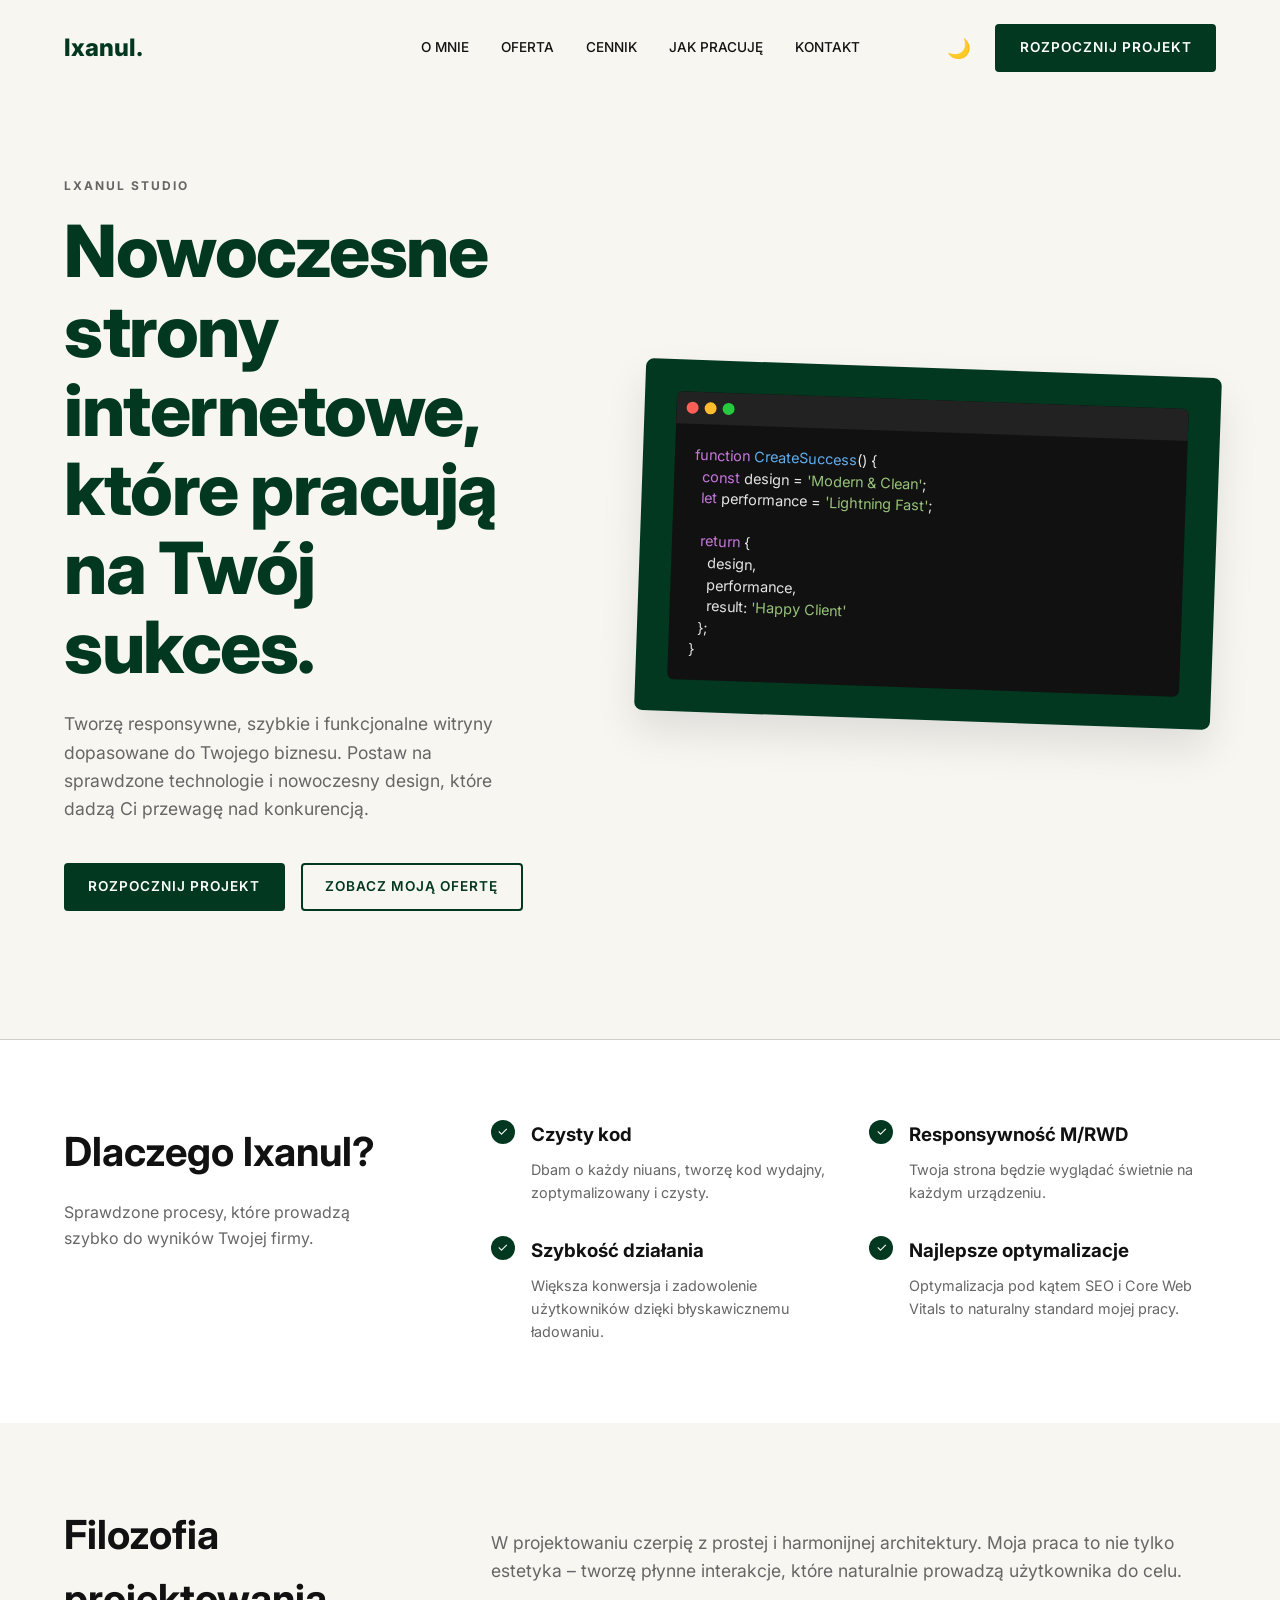
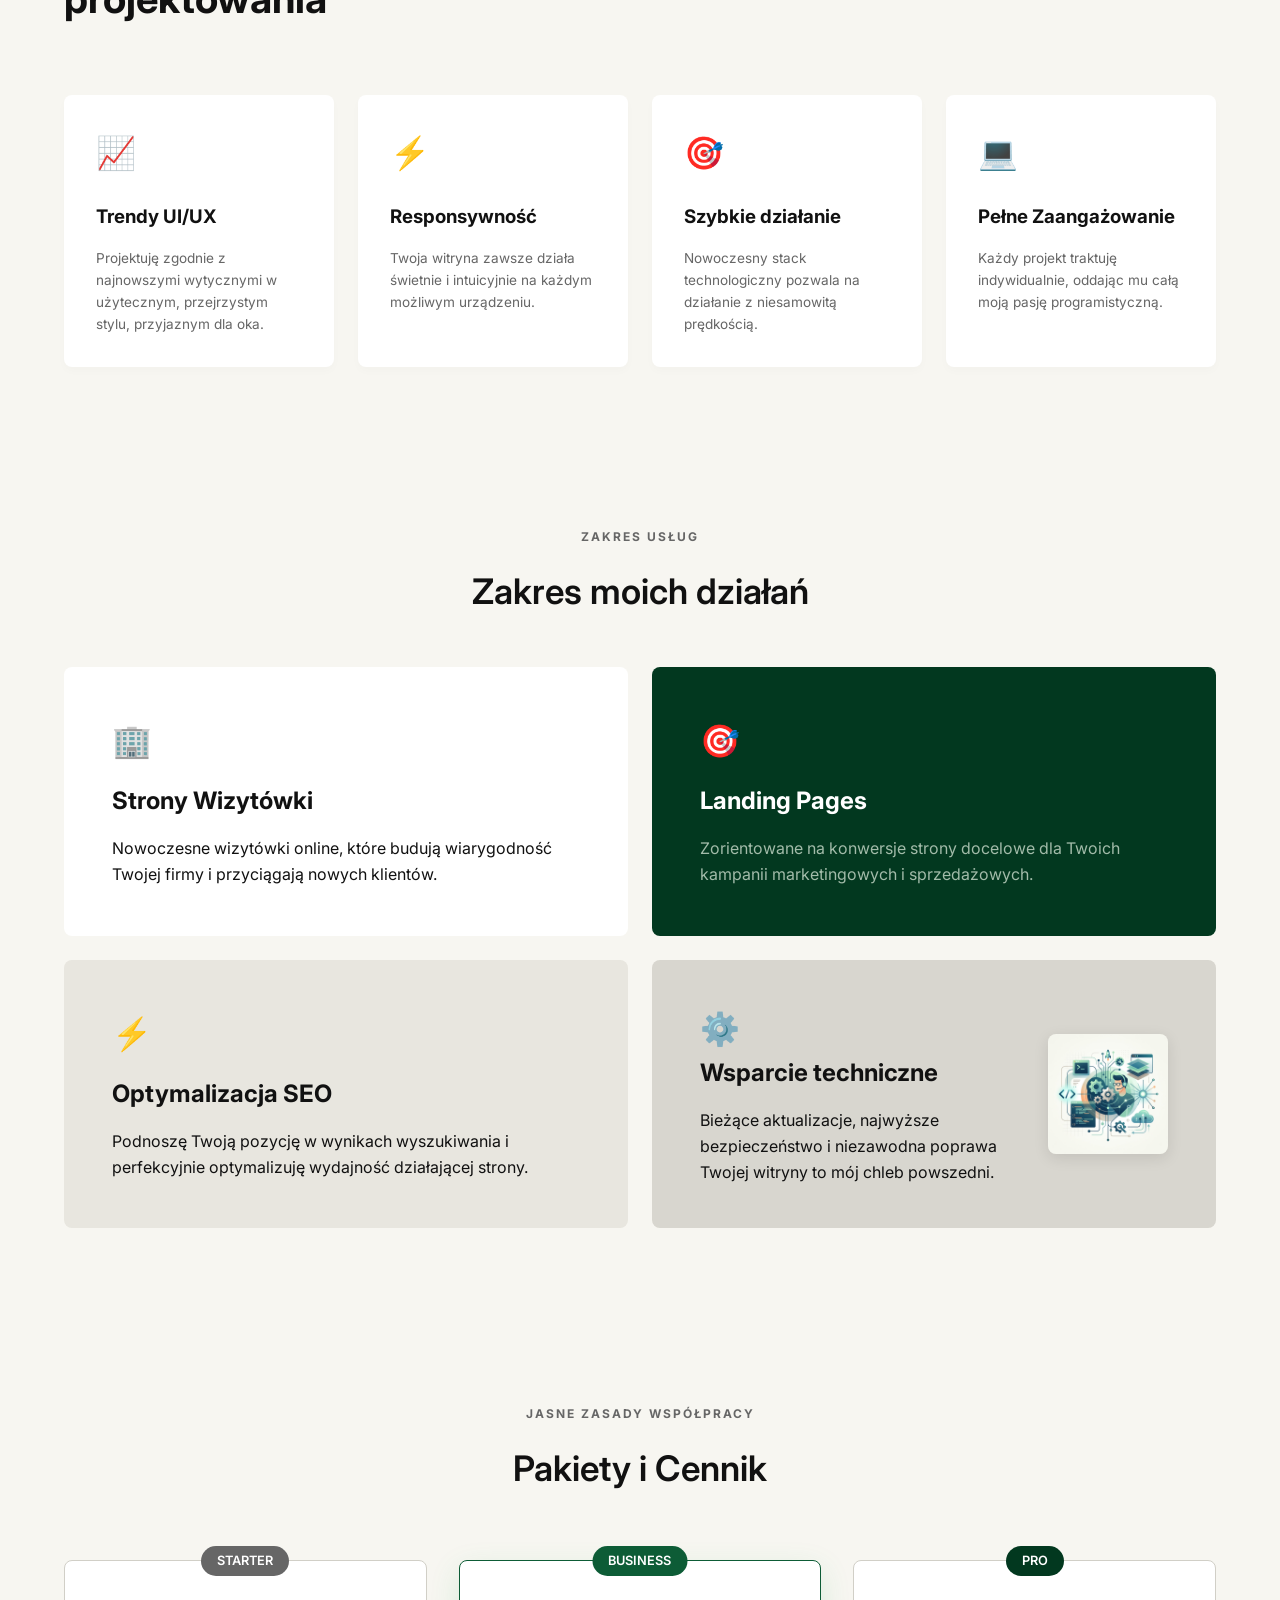
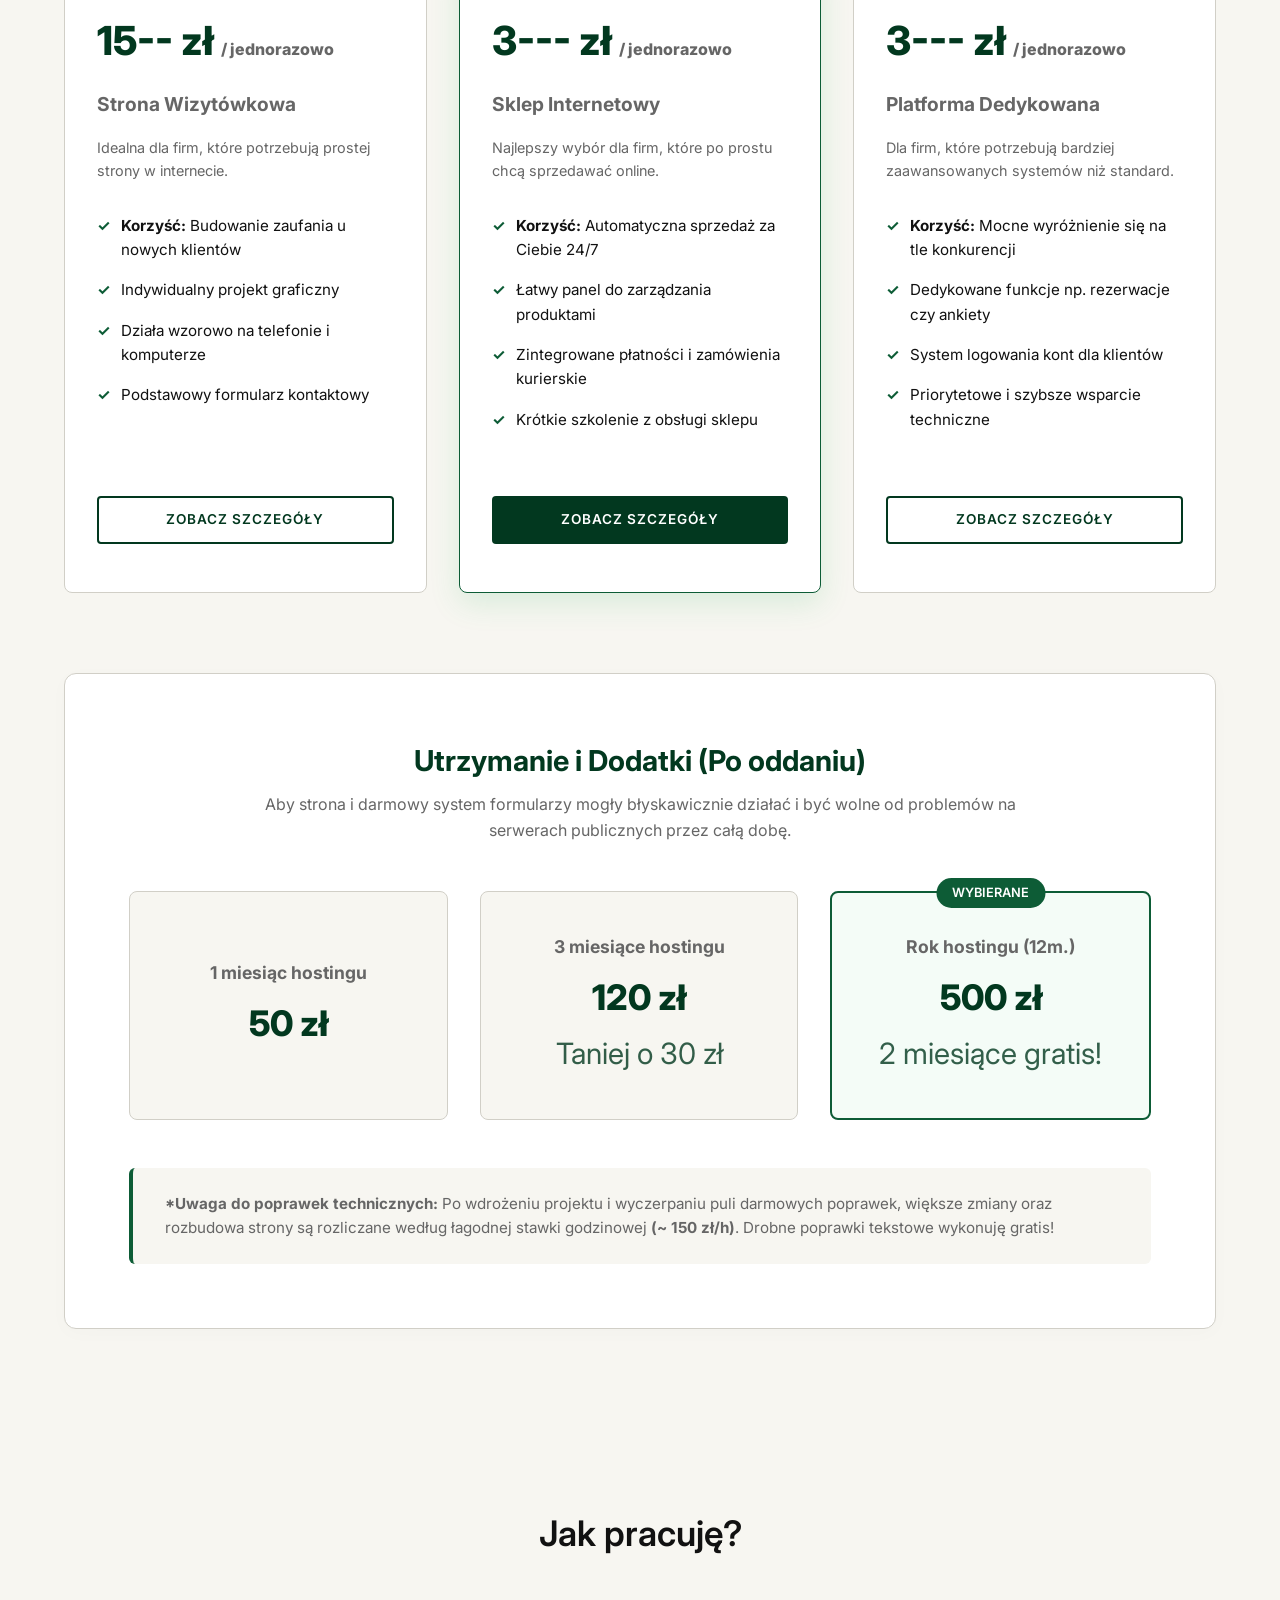
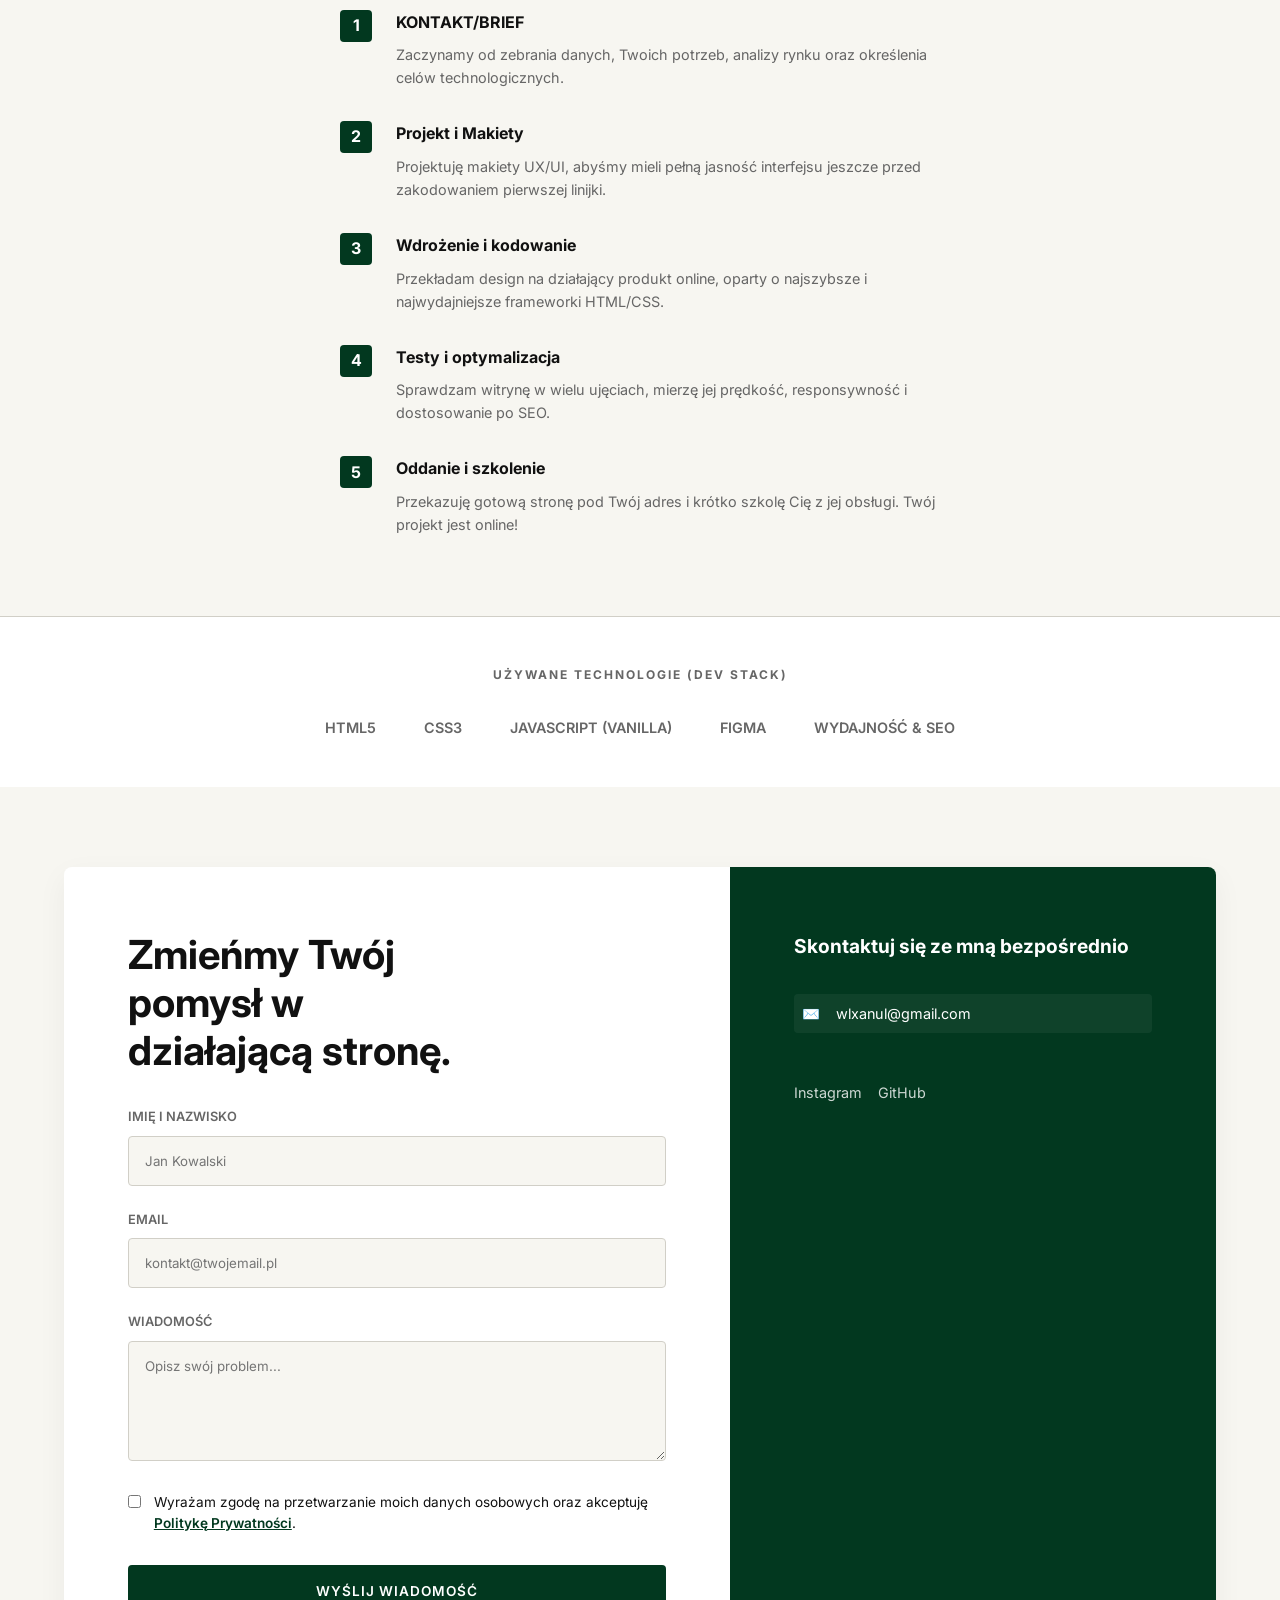
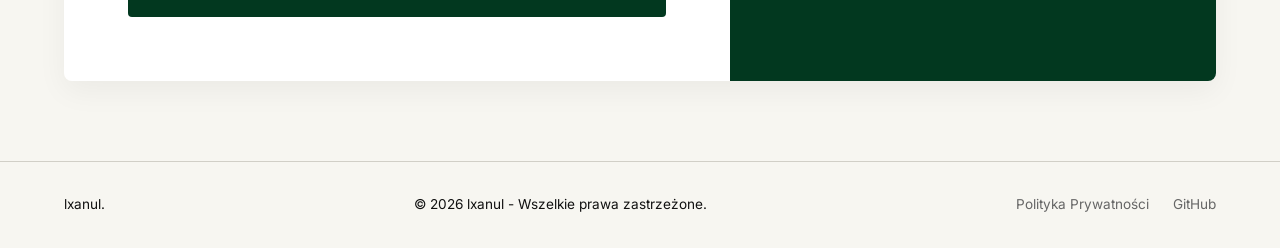
<file: index.html>
<!DOCTYPE html>
<html lang="pl">

<head>
    <meta charset="UTF-8">
    <meta name="viewport" content="width=device-width, initial-scale=1.0">

    <!-- Podstawowe Meta Tagi SEO -->
    <title>lxanul | Nowoczesne i szybkie strony internetowe</title>
    <meta name="description"
        content="Projektowanie i tworzenie nowoczesnych, wydajnych i responsywnych stron internetowych. Od landing pages po zaawansowane witryny dla firm. Zbuduj ze mną swoją przewagę w sieci.">
    <meta name="keywords"
        content="tworzenie stron, strony internetowe, frontend developer, web design, optymalizacja SEO, szybkie strony, responsywne strony">
    <meta name="author" content="lxanul">
    <meta name="robots" content="index, follow">
    <link rel="canonical" href="https://lxanul.com/">

    <!-- Open Graph (Facebook, LinkedIn) -->
    <meta property="og:title" content="lxanul | Nowoczesne i szybkie strony internetowe">
    <meta property="og:description"
        content="Projektowanie nowoczesnych, wydajnych i w 100% responsywnych stron internetowych dla Twojego biznesu.">
    <meta property="og:type" content="website">
    <meta property="og:url" content="https://lxanul.com/">

    <!-- Twitter Card -->
    <meta name="twitter:card" content="summary_large_image">
    <meta name="twitter:title" content="lxanul | Nowoczesne i szybkie strony internetowe">
    <meta name="twitter:description"
        content="Tworzę nowoczesne witryny internetowe. Szybkość i optymalizacja, którym możesz zaufać.">

    <link href="https://fonts.googleapis.com/css2?family=Inter:wght@400;500;600;700;800&display=swap" rel="stylesheet">
    <link rel="icon" type="image/svg+xml" href="favicon.svg?v=6">
    <link rel="icon" type="image/png" href="favicon.png?v=6">
    <link rel="apple-touch-icon" href="favicon.png?v=6">
    <link rel="stylesheet" href="styles.css">
</head>

<body>

    <!-- Navbar -->
    <header class="navbar">
        <div class="logo">lxanul.</div>
        <nav class="nav-links">
            <a href="#dlaczego">O mnie</a>
            <a href="#zakres">Oferta</a>
            <a href="#cennik">Cennik</a>
            <a href="#proces">Jak pracuję</a>
            <a href="#kontakt">Kontakt</a>
        </nav>
        <div class="nav-actions">
            <button id="theme-toggle" class="theme-btn" aria-label="Zmień motyw"
                title="Zmień tryb jasny/ciemny">🌙</button>
            <a href="#kontakt" class="btn btn-primary">Rozpocznij projekt</a>
        </div>
    </header>

    <main>
        <!-- Hero -->
        <section id="start" class="hero">
            <div class="hero-content">
                <span class="suptitle">LXANUL STUDIO</span>
                <h1>Nowoczesne strony internetowe, które pracują na Twój sukces.</h1>
                <p>Tworzę responsywne, szybkie i funkcjonalne witryny dopasowane do Twojego biznesu. Postaw na
                    sprawdzone
                    technologie i nowoczesny design, które dadzą Ci przewagę nad konkurencją.</p>
                <div class="hero-buttons">
                    <a href="#kontakt" class="btn btn-primary">ROZPOCZNIJ PROJEKT</a>
                    <a href="#zakres" class="btn btn-outline">ZOBACZ MOJĄ OFERTĘ</a>
                </div>
            </div>
            <div class="hero-image">
                <div class="code-editor">
                    <div class="editor-header">
                        <span class="dot red"></span>
                        <span class="dot yellow"></span>
                        <span class="dot green"></span>
                    </div>
                    <div class="editor-body">
                        <pre><code><span class="keyword">function</span> <span class="tag">CreateSuccess</span>() {
  <span class="keyword">const</span> design = <span class="string">'Modern & Clean'</span>;
  <span class="keyword">let</span> performance = <span class="string">'Lightning Fast'</span>;
  
  <span class="keyword">return</span> {
    design,
    performance,
    result: <span class="string">'Happy Client'</span>
  };
}</code></pre>
                    </div>
                </div>
            </div>
        </section>

        <!-- Dlaczego lxanul? -->
        <section id="dlaczego" class="features-section reveal">
            <div class="features-header">
                <h2>Dlaczego lxanul?</h2>
                <p>Sprawdzone procesy, które prowadzą szybko do wyników Twojej firmy.</p>
            </div>
            <div class="features-list">
                <div class="feature-item">
                    <div class="icon-check">✓</div>
                    <div>
                        <h3>Czysty kod</h3>
                        <p>Dbam o każdy niuans, tworzę kod wydajny, zoptymalizowany i czysty.</p>
                    </div>
                </div>
                <div class="feature-item">
                    <div class="icon-check">✓</div>
                    <div>
                        <h3>Responsywność M/RWD</h3>
                        <p>Twoja strona będzie wyglądać świetnie na każdym urządzeniu.</p>
                    </div>
                </div>
                <div class="feature-item">
                    <div class="icon-check">✓</div>
                    <div>
                        <h3>Szybkość działania</h3>
                        <p>Większa konwersja i zadowolenie użytkowników dzięki błyskawicznemu ładowaniu.</p>
                    </div>
                </div>
                <div class="feature-item">
                    <div class="icon-check">✓</div>
                    <div>
                        <h3>Najlepsze optymalizacje</h3>
                        <p>Optymalizacja pod kątem SEO i Core Web Vitals to naturalny standard mojej pracy.</p>
                    </div>
                </div>
            </div>
        </section>

        <!-- Filozofia -->
        <section class="philosophy-section reveal">
            <div class="philosophy-content">
                <h2>Filozofia projektowania</h2>
                <p class="phil-desc">W projektowaniu czerpię z prostej i harmonijnej architektury. Moja praca to nie
                    tylko
                    estetyka – tworzę płynne interakcje, które naturalnie prowadzą użytkownika do celu.</p>
            </div>
            <div class="philosophy-grid">
                <div class="phil-card">
                    <span class="icon">📈</span>
                    <h3>Trendy UI/UX</h3>
                    <p>Projektuję zgodnie z najnowszymi wytycznymi w użytecznym, przejrzystym stylu, przyjaznym dla oka.
                    </p>
                </div>
                <div class="phil-card">
                    <span class="icon">⚡</span>
                    <h3>Responsywność</h3>
                    <p>Twoja witryna zawsze działa świetnie i intuicyjnie na każdym możliwym urządzeniu.</p>
                </div>
                <div class="phil-card">
                    <span class="icon">🎯</span>
                    <h3>Szybkie działanie</h3>
                    <p>Nowoczesny stack technologiczny pozwala na działanie z niesamowitą prędkością.</p>
                </div>
                <div class="phil-card">
                    <span class="icon">💻</span>
                    <h3>Pełne Zaangażowanie</h3>
                    <p>Każdy projekt traktuję indywidualnie, oddając mu całą moją pasję programistyczną.</p>
                </div>
            </div>
        </section>

        <!-- Zakres Działań -->
        <section id="zakres" class="services-section reveal">
            <span class="suptitle text-center">ZAKRES USŁUG</span>
            <h2 class="text-center section-title">Zakres moich działań</h2>

            <div class="services-grid">
                <div class="service-card light">
                    <span class="icon">🏢</span>
                    <h3>Strony Wizytówki</h3>
                    <p>Nowoczesne wizytówki online, które budują wiarygodność Twojej firmy i przyciągają nowych
                        klientów.</p>
                </div>

                <div class="service-card dark">
                    <span class="icon">🎯</span>
                    <h3>Landing Pages</h3>
                    <p>Zorientowane na konwersje strony docelowe dla Twoich kampanii marketingowych i sprzedażowych.</p>
                </div>

                <div class="service-card grey">
                    <span class="icon">⚡</span>
                    <h3>Optymalizacja SEO</h3>
                    <p>Podnoszę Twoją pozycję w wynikach wyszukiwania i perfekcyjnie optymalizuję wydajność działającej
                        strony.
                    </p>
                </div>

                <div class="service-card mixed">
                    <div class="mixed-content">
                        <span class="icon">⚙️</span>
                        <h3>Wsparcie techniczne</h3>
                        <p>Bieżące aktualizacje, najwyższe bezpieczeństwo i niezawodna poprawa Twojej witryny to mój
                            chleb powszedni.</p>
                    </div>
                    <div class="mixed-image"></div>
                </div>
            </div>
        </section>

        <!-- Zaufali (Tymczasowo Ukryte przed zdobyciem prawdziwych opinii) -->
        <!--
        <section class="testimonials reveal">
            <h3 class="italic-title">"Zaufali lxanul"</h3>
            <div class="testimonial-grid">
                <div class="testimonial-card">
                    <p>"Współpraca zlxanul to czysta przyjemność. Nasza strona odzyskała nie tylko rewelacyjny design,
                        ale rośnie o wiele szybciej. Klienci są w szoku pracy."</p>
                    <div class="author">
                        <div class="avatar">MK</div>
                        <div>
                            <strong>Michał Kowalski</strong>
                            <span>CEO - e-Commerce Brand</span>
                        </div>
                    </div>
                </div>
                <div class="testimonial-card">
                    <p>"Szukałam kogoś z pasją i znalazłam. Proces powstawania platformy z rzetelnymi doradztwem
                        technicznym przerosła wszelkie oczekiwania. Polecam każdemu..."</p>
                    <div class="author">
                        <div class="avatar green-bg">AN</div>
                        <div>
                            <strong>Anna Nowak</strong>
                            <span>Włascicielka Agencji SEO</span>
                        </div>
                    </div>
                </div>
            </div>
        </section>
        -->

        <!-- Cennik -->
        <section id="cennik" class="pricing-section reveal">
            <span class="suptitle text-center">JASNE ZASADY WSPÓŁPRACY</span>
            <h2 class="text-center section-title">Pakiety i Cennik</h2>

            <div class="pricing-grid">
                <!-- Starter Plan -->
                <div class="pricing-card">
                    <div class="badge" style="background: var(--text-muted);">STARTER</div>
                    <div class="price">15-- zł <span style="font-size: 1rem;">/ jednorazowo</span></div>
                    <h3>Strona Wizytówkowa</h3>
                    <p class="desc">Idealna dla firm, które potrzebują prostej strony w internecie.</p>
                    <ul class="features">
                        <li><strong>Korzyść:</strong> Budowanie zaufania u nowych klientów</li>
                        <li>Indywidualny projekt graficzny</li>
                        <li>Działa wzorowo na telefonie i komputerze</li>
                        <li>Podstawowy formularz kontaktowy</li>
                    </ul>
                    <a href="#kontakt" class="btn btn-outline" style="width:100%; text-align:center;">Zobacz
                        Szczegóły</a>
                </div>

                <!-- Business Plan -->
                <div class="pricing-card popular">
                    <div class="badge">BUSINESS</div>
                    <div class="price">3--- zł <span style="font-size: 1rem;">/ jednorazowo</span></div>
                    <h3>Sklep Internetowy</h3>
                    <p class="desc">Najlepszy wybór dla firm, które po prostu chcą sprzedawać online.</p>
                    <ul class="features">
                        <li><strong>Korzyść:</strong> Automatyczna sprzedaż za Ciebie 24/7</li>
                        <li>Łatwy panel do zarządzania produktami</li>
                        <li>Zintegrowane płatności i zamówienia kurierskie</li>
                        <li>Krótkie szkolenie z obsługi sklepu</li>
                    </ul>
                    <a href="#kontakt" class="btn btn-primary" style="width:100%; text-align:center;">Zobacz
                        Szczegóły</a>
                </div>

                <!-- Pro Plan -->
                <div class="pricing-card">
                    <div class="badge" style="background: var(--primary-dark);">PRO</div>
                    <div class="price">3--- zł <span style="font-size: 1rem;">/ jednorazowo</span></div>
                    <h3>Platforma Dedykowana</h3>
                    <p class="desc">Dla firm, które potrzebują bardziej zaawansowanych systemów niż standard.</p>
                    <ul class="features">
                        <li><strong>Korzyść:</strong> Mocne wyróżnienie się na tle konkurencji</li>
                        <li>Dedykowane funkcje np. rezerwacje czy ankiety</li>
                        <li>System logowania kont dla klientów</li>
                        <li>Priorytetowe i szybsze wsparcie techniczne</li>
                    </ul>
                    <a href="#kontakt" class="btn btn-outline" style="width:100%; text-align:center;">Zobacz
                        Szczegóły</a>
                </div>
            </div>

            <!-- Maintenance Module -->
            <div class="hosting-module reveal">
                <h3>Utrzymanie i Dodatki (Po oddaniu)</h3>
                <p>Aby strona i darmowy system formularzy mogły błyskawicznie działać i być wolne od problemów na
                    serwerach publicznych przez całą dobę.</p>
                <div class="hosting-grid">
                    <div class="host-item">
                        <h3>1 miesiąc hostingu</h3>
                        <div class="host-price">50 zł</div>
                    </div>
                    <div class="host-item">
                        <h3>3 miesiące hostingu</h3>
                        <div class="host-price">120 zł <small
                                style="display:block; font-weight:normal; opacity:0.8; margin-top:5px;">Taniej o 30
                                zł</small></div>
                    </div>
                    <div class="host-item highlighted">
                        <div class="badge">Wybierane</div>
                        <h3>Rok hostingu (12m.)</h3>
                        <div class="host-price">500 zł <small
                                style="display:block; font-weight:normal; opacity:0.8; margin-top:5px;">2 miesiące
                                gratis!</small></div>
                    </div>
                </div>
                <div class="revision-note">
                    <strong>*Uwaga do poprawek technicznych:</strong> Po wdrożeniu projektu i wyczerpaniu puli darmowych
                    poprawek, większe zmiany oraz rozbudowa strony są rozliczane według łagodnej stawki godzinowej
                    <strong>(~ 150 zł/h)</strong>. Drobne poprawki tekstowe wykonuję gratis!
                </div>
            </div>
        </section>

        <!-- Jak pracuję -->
        <section id="proces" class="process-section reveal">
            <h2 class="text-center section-title">Jak pracuję?</h2>
            <div class="process-list">
                <div class="process-item">
                    <div class="num">1</div>
                    <div class="process-text">
                        <h3>KONTAKT/BRIEF</h3>
                        <p>Zaczynamy od zebrania danych, Twoich potrzeb, analizy rynku oraz określenia celów
                            technologicznych.</p>
                    </div>
                </div>
                <div class="process-item">
                    <div class="num">2</div>
                    <div class="process-text">
                        <h3>Projekt i Makiety</h3>
                        <p>Projektuję makiety UX/UI, abyśmy mieli pełną jasność interfejsu jeszcze przed zakodowaniem
                            pierwszej linijki.</p>
                    </div>
                </div>
                <div class="process-item">
                    <div class="num">3</div>
                    <div class="process-text">
                        <h3>Wdrożenie i kodowanie</h3>
                        <p>Przekładam design na działający produkt online, oparty o najszybsze i najwydajniejsze
                            frameworki HTML/CSS.</p>
                    </div>
                </div>
                <div class="process-item">
                    <div class="num">4</div>
                    <div class="process-text">
                        <h3>Testy i optymalizacja</h3>
                        <p>Sprawdzam witrynę w wielu ujęciach, mierzę jej prędkość, responsywność i dostosowanie po SEO.
                        </p>
                    </div>
                </div>
                <div class="process-item">
                    <div class="num">5</div>
                    <div class="process-text">
                        <h3>Oddanie i szkolenie</h3>
                        <p>Przekazuję gotową stronę pod Twój adres i krótko szkolę Cię z jej obsługi. Twój projekt jest
                            online!</p>
                    </div>
                </div>
            </div>
        </section>

        <!-- Tech Stack -->
        <section class="tech-stack text-center reveal">
            <span class="suptitle">UŻYWANE TECHNOLOGIE (DEV STACK)</span>
            <div class="tech-icons">
                <span>HTML5</span>
                <span>CSS3</span>
                <span>JavaScript (Vanilla)</span>
                <span>Figma</span>
                <span>Wydajność & SEO</span>
            </div>
        </section>

        <!-- Contact Form -->
        <section id="kontakt" class="contact-section">
            <div class="contact-form">
                <h2>Zmieńmy Twój<br>pomysł w<br>działającą stronę.</h2>
                <form id="contactForm">
                    <input type="hidden" name="access_key" value="912b70fc-3c6e-4e73-8d52-05bc978e5959">
                    <div class="form-group">
                        <label>Imię i nazwisko</label>
                        <input type="text" name="name" placeholder="Jan Kowalski" required>
                    </div>
                    <div class="form-group">
                        <label>Email</label>
                        <input type="email" name="email" placeholder="kontakt@twojemail.pl" required>
                    </div>
                    <div class="form-group">
                        <label>Wiadomość</label>
                        <textarea name="message" placeholder="Opisz swój problem..." required></textarea>
                    </div>
                    <div class="form-checkbox">
                        <input type="checkbox" id="privacyConsent" name="privacyConsent" required>
                        <label for="privacyConsent">
                            Wyrażam zgodę na przetwarzanie moich danych osobowych oraz akceptuję <a href="polityka-prywatnosci.html" target="_blank">Politykę Prywatności</a>.
                        </label>
                    </div>
                    <button type="submit" class="btn btn-primary submit-btn" id="submitBtn">WYŚLIJ WIADOMOŚĆ</button>
                    <div id="formResult"
                        style="display: none; margin-top: 15px; font-size: 0.9rem; font-weight: 600; text-align: center; border-radius: 4px;">
                    </div>
                </form>
            </div>
            <div class="contact-info">
                <h3>Skontaktuj się ze mną bezpośrednio</h3>
                <div class="info-item copyable-email" onclick="copyEmail()" title="Kliknij, aby skopiować" role="button" tabindex="0">
                    <span id="emailIcon">✉️</span> <span id="emailText">wlxanul@gmail.com</span>
                    <span class="copy-tooltip"></span>
                </div>
                <div class="socials">
                    <a href="#">Instagram</a>
                    <a href="#">GitHub</a>
                </div>
            </div>
        </section>
    </main>

    <!-- Footer -->
    <footer>
        <div class="logo">lxanul.</div>
        <div class="rights">© 2026 lxanul - Wszelkie prawa zastrzeżone.</div>
        <div class="footer-links">
            <a href="polityka-prywatnosci.html">Polityka Prywatności</a>
            <a href="#">GitHub</a>
        </div>
    </footer>

    <!-- Back to Top -->
    <a href="#start" id="backToTop" class="back-to-top" aria-label="Wróć na górę">&#8593;</a>

    <script>
        const backToTop = document.getElementById('backToTop');
        const navbar = document.querySelector('.navbar');
        window.addEventListener('scroll', () => {
            if (window.scrollY > 300) {
                backToTop.classList.add('show');
            } else {
                backToTop.classList.remove('show');
            }

            // Delayed hide sticky header
            if (window.scrollY > 50) {
                navbar.classList.add('scrolled');
            } else {
                navbar.classList.remove('scrolled');
            }
            if (window.scrollY > 400) {
                navbar.classList.add('hide');
            } else {
                navbar.classList.remove('hide');
            }
        });

        // Scroll Reveal Observer
        const observerOptions = { threshold: 0.1, rootMargin: "0px 0px -50px 0px" };
        const observer = new IntersectionObserver((entries) => {
            entries.forEach(entry => {
                if (entry.isIntersecting) {
                    entry.target.classList.add('visible');
                    observer.unobserve(entry.target);
                }
            });
        }, observerOptions);
        document.querySelectorAll('.reveal').forEach(el => observer.observe(el));

        // Bezprzeładowaniowy Formularz Kontaktowy (Web3Forms z Fetch API)
        const contactForm = document.getElementById('contactForm');
        const submitBtn = document.getElementById('submitBtn');
        const formResult = document.getElementById('formResult');

        if (contactForm) {
            contactForm.addEventListener('submit', function (e) {
                e.preventDefault(); // Zatrzymuje przeładowanie strony

                const formData = new FormData(contactForm);
                const object = Object.fromEntries(formData);
                const json = JSON.stringify(object);

                submitBtn.innerHTML = "WYSYŁANIE... ⏳";
                submitBtn.style.opacity = "0.7";
                submitBtn.style.pointerEvents = "none";

                fetch('https://api.web3forms.com/submit', {
                    method: 'POST',
                    headers: {
                        'Content-Type': 'application/json',
                        'Accept': 'application/json'
                    },
                    body: json
                })
                    .then(async (response) => {
                        let json = await response.json();
                        if (response.status == 200) {
                            formResult.style.display = "block";
                            formResult.style.color = "var(--primary-dark)";
                            formResult.style.backgroundColor = "rgba(39,201,63,0.15)";
                            formResult.style.padding = "12px";
                            formResult.innerHTML = "Sukces! Wiadomość została do nas wysłana.";
                            contactForm.reset();
                        } else {
                            formResult.style.display = "block";
                            formResult.style.color = "#d9534f";
                            formResult.style.padding = "12px";
                            formResult.style.backgroundColor = "rgba(217,83,79,0.1)";
                            formResult.innerHTML = json.message || "Coś poszło nie tak. Spróbuj ponownie.";
                        }
                    })
                    .catch(error => {
                        formResult.style.display = "block";
                        formResult.style.color = "#d9534f";
                        formResult.style.padding = "12px";
                        formResult.style.backgroundColor = "rgba(217,83,79,0.1)";
                        formResult.innerHTML = "Błąd serwera. Sprawdź połączenie internetowe.";
                    })
                    .finally(() => {
                        submitBtn.innerHTML = "WYŚLIJ WIADOMOŚĆ";
                        submitBtn.style.opacity = "1";
                        submitBtn.style.pointerEvents = "auto";
                        setTimeout(() => {
                            formResult.style.display = "none";
                        }, 6000);
                    });
            });
        }

        // --- Dark Mode Logic ---
        const themeBtn = document.getElementById('theme-toggle');
        const currentTheme = localStorage.getItem('theme');
        // Zastosuj tryb z pamięci
        if (currentTheme === 'dark') {
            document.body.classList.add('dark-mode');
            if (themeBtn) themeBtn.innerText = '☀️';
        }

        if (themeBtn) {
            themeBtn.addEventListener('click', () => {
                document.body.classList.toggle('dark-mode');
                let theme = 'light';
                // domyślnie jest jasny
                if (document.body.classList.contains('dark-mode')) {
                    theme = 'dark';
                    themeBtn.innerText = '☀️';
                } else {
                    themeBtn.innerText = '🌙';
                }
                localStorage.setItem('theme', theme);
            });
        }

        // --- Copy Email to Clipboard ---
        function copyEmail() {
            const email = "wlxanul@gmail.com";
            navigator.clipboard.writeText(email).then(() => {
                const tooltip = document.querySelector('.copy-tooltip');
                const container = document.querySelector('.copyable-email');
                tooltip.innerText = "Skopiowano!";
                tooltip.classList.add('active');
                container.classList.add('copied');
                setTimeout(() => {
                    tooltip.classList.remove('active');
                    container.classList.remove('copied');
                    setTimeout(() => tooltip.innerText = "", 300); // clear text after fade out
                }, 2000);
            }).catch(err => {
                console.error('Błąd kopiowania do schowka: ', err);
            });
        }
    </script>
</body>

</html>
</file>
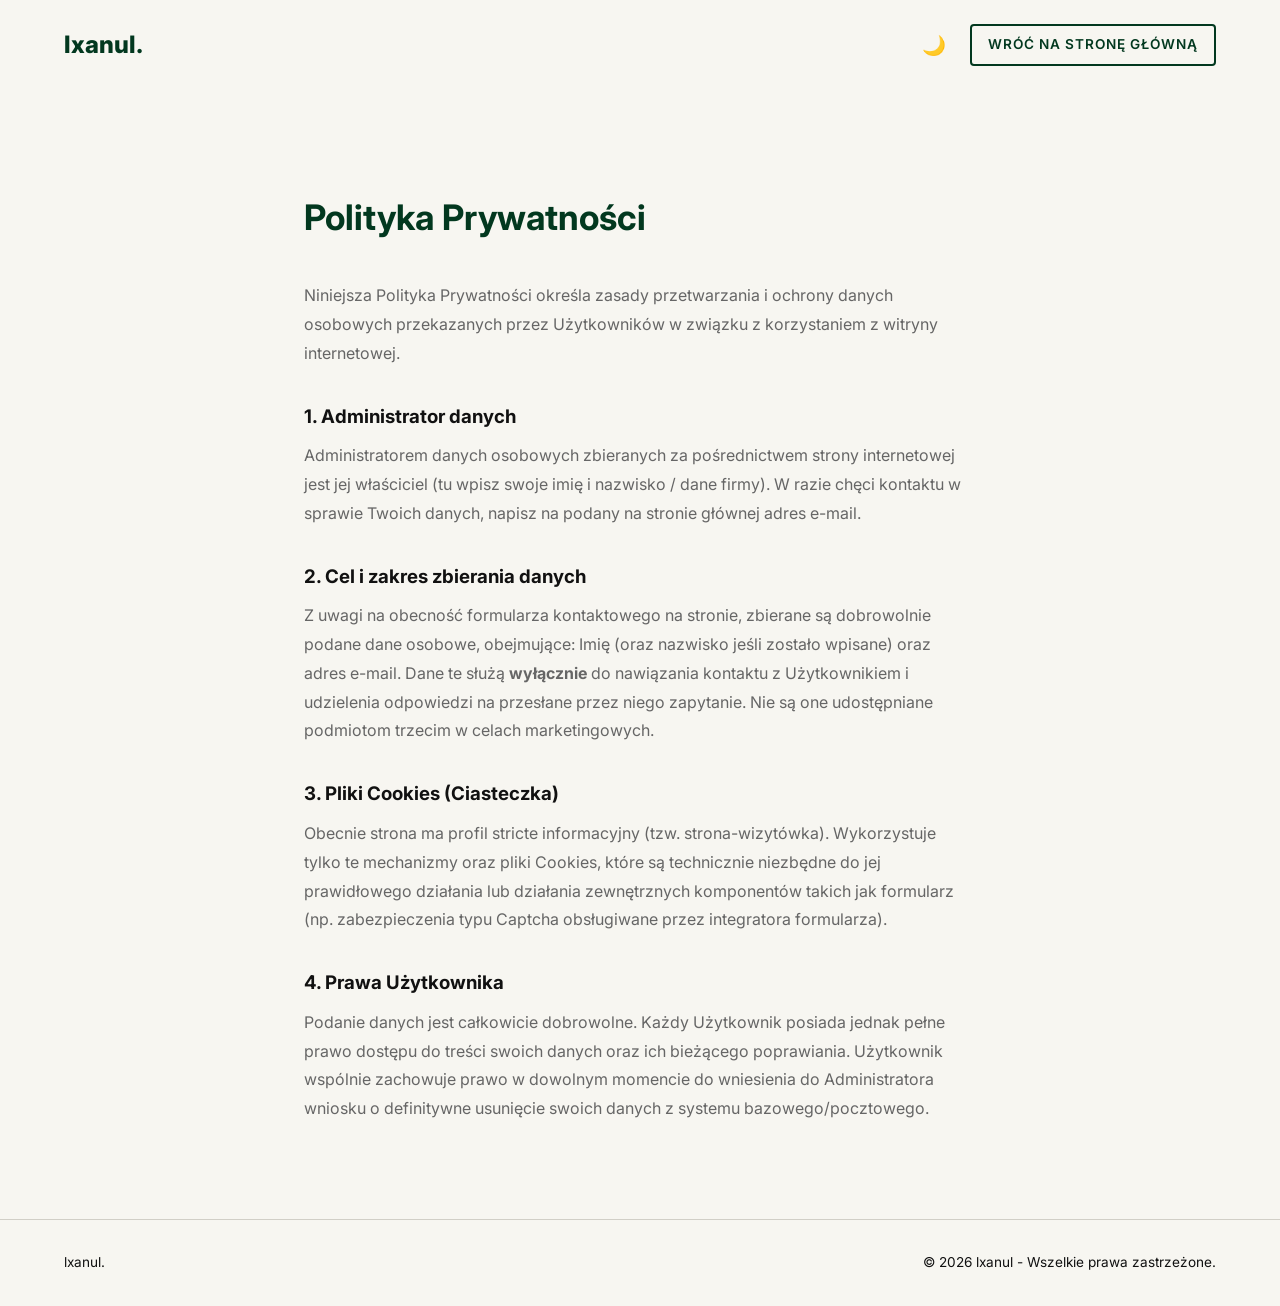
<file: polityka-prywatnosci.html>
<!DOCTYPE html>
<html lang="pl">
<head>
    <meta charset="UTF-8">
    <meta name="viewport" content="width=device-width, initial-scale=1.0">
    <title>Polityka Prywatności | lxanul</title>
    <link href="https://fonts.googleapis.com/css2?family=Inter:wght@400;500;600;700;800&display=swap" rel="stylesheet">
    <link rel="icon" type="image/svg+xml" href="favicon.svg?v=6">
    <link rel="icon" type="image/png" href="favicon.png?v=6">
    <link rel="apple-touch-icon" href="favicon.png?v=6">
    <link rel="stylesheet" href="styles.css">
    <style>
        .privacy-content {
            max-width: 800px;
            margin: 6rem auto;
            padding: 0 5%;
            color: var(--text-muted);
            line-height: 1.8;
        }
        .privacy-content h1 {
            color: var(--primary-dark);
            margin-bottom: 2rem;
            font-size: 2.2rem;
        }
        .privacy-content h3 {
            color: var(--text-main);
            margin-top: 2rem;
            margin-bottom: 0.5rem;
        }
        .privacy-content p {
            margin-bottom: 1rem;
        }
    </style>
</head>
<body>
    <header class="navbar">
        <div class="logo">lxanul.</div>
        <nav class="nav-links">
        </nav>
        <div class="nav-actions">
            <button id="theme-toggle" class="theme-btn" aria-label="Zmień motyw" title="Zmień tryb jasny/ciemny">🌙</button>
            <a href="index.html" class="btn btn-outline" style="padding: 0.5rem 1rem;">Wróć na stronę główną</a>
        </div>
    </header>

    <main class="privacy-content">
        <h1>Polityka Prywatności</h1>
        
        <p>Niniejsza Polityka Prywatności określa zasady przetwarzania i ochrony danych osobowych przekazanych przez Użytkowników w związku z korzystaniem z witryny internetowej.</p>
        
        <h3>1. Administrator danych</h3>
        <p>Administratorem danych osobowych zbieranych za pośrednictwem strony internetowej jest jej właściciel (tu wpisz swoje imię i nazwisko / dane firmy). W razie chęci kontaktu w sprawie Twoich danych, napisz na podany na stronie głównej adres e-mail.</p>
        
        <h3>2. Cel i zakres zbierania danych</h3>
        <p>Z uwagi na obecność formularza kontaktowego na stronie, zbierane są dobrowolnie podane dane osobowe, obejmujące: Imię (oraz nazwisko jeśli zostało wpisane) oraz adres e-mail. Dane te służą <strong>wyłącznie</strong> do nawiązania kontaktu z Użytkownikiem i udzielenia odpowiedzi na przesłane przez niego zapytanie. Nie są one udostępniane podmiotom trzecim w celach marketingowych.</p>
        
        <h3>3. Pliki Cookies (Ciasteczka)</h3>
        <p>Obecnie strona ma profil stricte informacyjny (tzw. strona-wizytówka). Wykorzystuje tylko te mechanizmy oraz pliki Cookies, które są technicznie niezbędne do jej prawidłowego działania lub działania zewnętrznych komponentów takich jak formularz (np. zabezpieczenia typu Captcha obsługiwane przez integratora formularza).</p>

        <h3>4. Prawa Użytkownika</h3>
        <p>Podanie danych jest całkowicie dobrowolne. Każdy Użytkownik posiada jednak pełne prawo dostępu do treści swoich danych oraz ich bieżącego poprawiania. Użytkownik wspólnie zachowuje prawo w dowolnym momencie do wniesienia do Administratora wniosku o definitywne usunięcie swoich danych z systemu bazowego/pocztowego.</p>
    </main>

    <footer>
        <div class="logo">lxanul.</div>
        <div class="rights">© 2026 lxanul - Wszelkie prawa zastrzeżone.</div>
    </footer>

    <script>
        const themeBtn = document.getElementById('theme-toggle');
        const currentTheme = localStorage.getItem('theme');
        if (currentTheme === 'dark') {
            document.body.classList.add('dark-mode');
            if (themeBtn) themeBtn.innerText = '☀️';
        }
        
        if (themeBtn) {
            themeBtn.addEventListener('click', () => {
                document.body.classList.toggle('dark-mode');
                let theme = 'light';
                if (document.body.classList.contains('dark-mode')) {
                    theme = 'dark';
                    themeBtn.innerText = '☀️';
                } else {
                    themeBtn.innerText = '🌙';
                }
                localStorage.setItem('theme', theme);
            });
        }
    </script>
</body>
</html>
</file>
<file: styles.css>
/* Basic Reset and Variables */
:root {
    --bg-cream: #f7f6f1;
    --primary-dark: #02381f;
    --primary-light: #0d5c36;
    --text-main: #111111;
    --text-muted: #666666;
    --white: #ffffff;
    --border-color: #d1cfc7;
    --transition: 0.3s ease;
}

body.dark-mode {
    --bg-cream: #121212;
    --primary-dark: #f5f5f5; /* Klasyczna biel dla tytułów i logo zamiast rażącej bieli */
    --primary-light: #2eb85c; /* Bardziej naturalna, łagodniejsza zieleń dla przycisków */
    --text-main: #cccccc;
    --text-muted: #888888;
    --white: #1a1a1a;
    --border-color: #333333;
}

body.dark-mode .navbar.scrolled {
    background-color: rgba(18, 18, 18, 0.85);
}
body.dark-mode .mixed { background: #2a2a2a; }
body.dark-mode .grey { background: #181818; }
body.dark-mode .dark { background: #000000; }
body.dark-mode .light { background: #1e1e1e; }
body.dark-mode .btn-primary { 
    background-color: var(--primary-light);
    color: #121212; 
}
body.dark-mode .btn-primary:hover {
    background-color: var(--primary-dark);
    color: #121212;
}

.nav-actions {
    display: flex;
    align-items: center;
    gap: 1.5rem;
}
body.dark-mode .contact-info { color: #121212; }
body.dark-mode .contact-info .socials a { color: #121212; }

* {
    margin: 0;
    padding: 0;
    box-sizing: border-box;
    font-family: 'Inter', sans-serif;
}

body {
    background-color: var(--bg-cream);
    color: var(--text-main);
    line-height: 1.6;
}

/* Typography Utility */
.suptitle {
    font-size: 0.75rem;
    font-weight: 700;
    letter-spacing: 2px;
    text-transform: uppercase;
    color: var(--text-muted);
    display: block;
    margin-bottom: 1rem;
}
.text-center { text-align: center; }
.section-title {
    font-size: 2.2rem;
    margin-bottom: 3rem;
    font-weight: 600;
}

/* Buttons */
.btn {
    display: inline-block;
    padding: 0.7rem 1.4rem;
    border-radius: 4px;
    font-size: 0.85rem;
    font-weight: 600;
    text-decoration: none;
    text-transform: uppercase;
    letter-spacing: 1px;
    transition: var(--transition);
    cursor: pointer;
    border: 2px solid transparent;
}

.btn-primary {
    background-color: var(--primary-dark);
    color: var(--white);
}
.btn-primary:hover {
    background-color: var(--primary-light);
    box-shadow: 0 5px 15px rgba(2, 56, 31, 0.3);
    transform: translateY(-2px);
}

.btn-outline {
    background-color: transparent;
    color: var(--primary-dark);
    border-color: var(--primary-dark);
}
.btn-outline:hover {
    background-color: var(--primary-dark);
    color: var(--white);
}

/* Navbar */
.navbar {
    display: flex;
    justify-content: space-between;
    align-items: center;
    padding: 1.5rem 5%;
    background-color: var(--bg-cream);
    position: sticky;
    top: 0;
    z-index: 1000;
    transition: transform 0.4s ease-in-out, box-shadow 0.4s ease-in-out;
}
.navbar.hide {
    transform: translateY(-100%);
}
.navbar.scrolled {
    box-shadow: 0 4px 20px rgba(0,0,0,0.06);
    background-color: rgba(247, 246, 241, 0.85);
    backdrop-filter: blur(12px);
    -webkit-backdrop-filter: blur(12px);
}
.navbar .logo {
    font-weight: 800;
    font-size: 1.5rem;
    color: var(--primary-dark);
}
.nav-links {
    display: flex;
    gap: 2rem;
    align-items: center;
    position: absolute;
    left: 50%;
    transform: translateX(-50%);
}
.nav-links a {
    text-decoration: none;
    color: var(--text-main);
    font-size: 0.85rem;
    font-weight: 500;
    text-transform: uppercase;
    transition: var(--transition);
}
.nav-links a:hover {
    color: var(--primary-light);
}

.theme-btn {
    background: none;
    border: none;
    cursor: pointer;
    font-size: 1.2rem;
    transition: var(--transition);
    vertical-align: middle;
}
.theme-btn:hover {
    transform: scale(1.15);
}

/* Hero Section */
.hero {
    display: flex;
    align-items: center;
    padding: 5rem 5% 8rem;
    gap: 4rem;
}
.hero-content {
    flex: 1;
}
.hero-content h1 {
    font-size: clamp(2.5rem, 6vw, 4.5rem);
    line-height: 1.1;
    margin-bottom: 1.5rem;
    font-weight: 800;
    letter-spacing: -1.5px;
    color: var(--primary-dark);
    max-width: 95%;
}
.hero-content p {
    font-size: 1.1rem;
    color: var(--text-muted);
    margin-bottom: 2.5rem;
    max-width: 90%;
}
.hero-buttons {
    display: flex;
    gap: 1rem;
}

.hero-image {
    flex: 1;
    background: var(--primary-dark);
    border-radius: 8px;
    padding: 2rem;
    box-shadow: 0 20px 40px rgba(0,0,0,0.1);
    transform: rotate(2deg);
    transition: var(--transition);
}
.hero-image:hover {
    transform: rotate(0deg);
}

.code-editor {
    background: #111;
    border-radius: 6px;
    overflow: hidden;
    color: #e5e5e5;
    font-family: monospace;
}
.editor-header {
    background: #222;
    padding: 10px;
    display: flex;
    gap: 6px;
}
.dot {
    width: 12px;
    height: 12px;
    border-radius: 50%;
}
.dot.red { background: #ff5f56; }
.dot.yellow { background: #ffbd2e; }
.dot.green { background: #27c93f; }
.editor-body {
    padding: 20px;
    font-size: 0.9rem;
    line-height: 1.5;
}
.editor-body .keyword { color: #c678dd; }
.editor-body .tag { color: #61afef; }
.editor-body .string { color: #98c379; }

/* Dlaczego lxanul? */
.features-section {
    display: flex;
    padding: 5rem 5%;
    gap: 4rem;
    background: var(--white);
    border-top: 1px solid var(--border-color);
}
.features-header {
    flex: 1;
}
.features-header h2 {
    font-size: 2.5rem;
    margin-bottom: 1rem;
}
.features-header p {
    color: var(--text-muted);
    max-width: 80%;
}
.features-list {
    flex: 2;
    display: grid;
    grid-template-columns: 1fr 1fr;
    gap: 2rem;
}
.feature-item {
    display: flex;
    gap: 1rem;
}
.icon-check {
    width: 24px;
    height: 24px;
    background: var(--primary-dark);
    color: var(--white);
    border-radius: 50%;
    display: flex;
    align-items: center;
    justify-content: center;
    font-size: 0.8rem;
    flex-shrink: 0;
}
.feature-item h3 {
    margin-bottom: 0.5rem;
}
.feature-item p {
    font-size: 0.9rem;
    color: var(--text-muted);
}

/* Filozofia projektowania */
.philosophy-section {
    padding: 5rem 5%;
    background: var(--bg-cream);
}
.philosophy-content {
    display: flex;
    gap: 4rem;
    margin-bottom: 4rem;
    align-items: baseline;
}
.philosophy-content h2 {
    flex: 1;
    font-size: 2.5rem;
}
.philosophy-content .phil-desc {
    flex: 2;
    font-size: 1.1rem;
    color: var(--text-muted);
}
.philosophy-grid {
    display: grid;
    grid-template-columns: repeat(4, 1fr);
    gap: 1.5rem;
}
.phil-card {
    background: var(--white);
    padding: 2rem;
    border-radius: 8px;
    box-shadow: 0 4px 10px rgba(0,0,0,0.02);
}
.phil-card .icon {
    font-size: 2rem;
    margin-bottom: 1.5rem;
    display: block;
}
.phil-card h3 {
    margin-bottom: 1rem;
}
.phil-card p {
    font-size: 0.85rem;
    color: var(--text-muted);
}

/* Zakres Działań */
.services-section {
    padding: 5rem 5%;
    background: var(--bg-cream);
}
.services-grid {
    display: grid;
    grid-template-columns: 1fr 1fr;
    grid-template-rows: 1fr 1fr;
    gap: 1.5rem;
}
.service-card {
    padding: 3rem;
    border-radius: 8px;
    display: flex;
    flex-direction: column;
    justify-content: center;
}
.service-card .icon {
    font-size: 2rem;
    margin-bottom: 1rem;
}
.service-card h3 {
    font-size: 1.5rem;
    margin-bottom: 1rem;
}
.light {
    background: var(--white);
}
.dark {
    background: var(--primary-dark);
    color: var(--white);
}
.dark p { color: #a2bba9; }
.grey {
    background: #e8e6df;
}
.mixed {
    background: #d8d6cf;
    display: flex;
    flex-direction: row;
    align-items: center;
    gap: 2rem;
    padding: 2rem 3rem;
}
.mixed-content {
    flex: 1;
}
.mixed-image {
    width: 120px;
    height: 120px;
    background: url('support-graphic.png') center/cover;
    border-radius: 8px;
    box-shadow: 0 4px 15px rgba(0,0,0,0.1);
}

/* Zaufali lxanul */
.testimonials {
    padding: 5rem 5%;
    background: var(--white);
    border-top: 1px solid var(--border-color);
}
.italic-title {
    text-align: center;
    font-style: italic;
    font-weight: 400;
    color: var(--text-muted);
    font-size: 1.5rem;
    margin-bottom: 3rem;
}
.testimonial-grid {
    display: grid;
    grid-template-columns: 1fr 1fr;
    gap: 2rem;
}
.testimonial-card {
    background: var(--bg-cream);
    padding: 3rem;
    border-radius: 8px;
}
.testimonial-card p {
    font-size: 1.1rem;
    margin-bottom: 2rem;
    font-style: italic;
}
.author {
    display: flex;
    align-items: center;
    gap: 1rem;
}
.avatar {
    width: 40px;
    height: 40px;
    background: var(--primary-dark);
    color: var(--white);
    border-radius: 50%;
    display: flex;
    align-items: center;
    justify-content: center;
    font-weight: bold;
    font-size: 0.8rem;
}
.green-bg { background: var(--primary-light); }
.author strong { display: block; font-size: 0.9rem; }
.author span { font-size: 0.8rem; color: var(--text-muted); }

/* Jak pracuję */
.process-section {
    padding: 5rem 5%;
    background: var(--bg-cream);
}
.process-list {
    max-width: 600px;
    margin: 0 auto;
    display: flex;
    flex-direction: column;
    gap: 2rem;
}
.process-item {
    display: flex;
    gap: 1.5rem;
    align-items: flex-start;
}
.num {
    width: 32px;
    height: 32px;
    background: var(--primary-dark);
    color: var(--white);
    border-radius: 4px;
    display: flex;
    align-items: center;
    justify-content: center;
    font-weight: bold;
    flex-shrink: 0;
}
.process-text h3 {
    margin-bottom: 0.5rem;
    font-size: 1rem;
}
.process-text p {
    font-size: 0.9rem;
    color: var(--text-muted);
}

/* Tech Stack */
.tech-stack {
    padding: 3rem 5%;
    background: var(--white);
    border-top: 1px solid var(--border-color);
}
.tech-icons {
    display: flex;
    justify-content: center;
    gap: 3rem;
    flex-wrap: wrap;
    margin-top: 2rem;
}
.tech-icons span {
    font-size: 0.9rem;
    font-weight: 600;
    color: var(--text-muted);
    text-transform: uppercase;
}

/* Contact Section */
.contact-section {
    display: flex;
    margin: 5rem 5%;
    border-radius: 8px;
    overflow: hidden;
    box-shadow: 0 10px 30px rgba(0,0,0,0.05);
}
.contact-form {
    flex: 1.5;
    background: var(--white);
    padding: 4rem;
}
.contact-form h2 {
    font-size: 2.5rem;
    line-height: 1.2;
    margin-bottom: 2rem;
}
.form-group {
    margin-bottom: 1.5rem;
}
.form-group label {
    display: block;
    font-size: 0.8rem;
    text-transform: uppercase;
    font-weight: 600;
    color: var(--text-muted);
    margin-bottom: 0.5rem;
}
.form-group input, .form-group textarea {
    width: 100%;
    padding: 1rem;
    border: 1px solid var(--border-color);
    border-radius: 4px;
    background: var(--bg-cream);
    color: var(--text-main);
    font-family: inherit;
}
.form-group textarea {
    min-height: 120px;
    resize: vertical;
}
.form-checkbox {
    display: flex;
    align-items: flex-start;
    gap: 0.8rem;
    margin-bottom: 2rem;
}
.form-checkbox input {
    width: auto;
    margin-top: 3px;
    accent-color: var(--primary-dark);
}
.form-checkbox label {
    text-transform: none;
    font-size: 0.85rem;
    font-weight: 400;
    margin-bottom: 0;
    line-height: 1.5;
}
.form-checkbox label a {
    color: var(--primary-dark);
    text-decoration: underline;
    font-weight: 600;
}
.submit-btn {
    width: 100%;
    padding: 1rem;
}

.contact-info {
    flex: 1;
    background: var(--primary-dark);
    color: var(--white);
    padding: 4rem;
}
.contact-info h3 {
    margin-bottom: 2rem;
    font-size: 1.2rem;
}
.info-item {
    margin-bottom: 1rem;
    display: flex;
    align-items: center;
    gap: 1rem;
    font-size: 0.9rem;
}
.copyable-email {
    cursor: pointer;
    position: relative;
    transition: var(--transition);
    padding: 0.5rem;
    border-radius: 4px;
    background: rgba(255, 255, 255, 0.05);
}
.copyable-email:hover {
    background: rgba(255, 255, 255, 0.1);
}
.copy-tooltip {
    font-size: 0.75rem;
    background: var(--primary-light);
    color: var(--white);
    padding: 2px 8px;
    border-radius: 4px;
    margin-left: auto;
    font-weight: 600;
    transition: all 0.3s ease;
    opacity: 0;
    visibility: hidden;
    transform: translateX(-10px);
}
.copy-tooltip.active {
    opacity: 1;
    visibility: visible;
    transform: translateX(0);
}
.socials {
    margin-top: 3rem;
    display: flex;
    gap: 1rem;
}
.socials a {
    color: var(--white);
    text-decoration: none;
    font-size: 0.9rem;
    opacity: 0.8;
}
.socials a:hover {
    opacity: 1;
    text-decoration: underline;
}

/* Footer */
footer {
    display: flex;
    justify-content: space-between;
    align-items: center;
    padding: 2rem 5%;
    background: var(--bg-cream);
    border-top: 1px solid var(--border-color);
    font-size: 0.85rem;
}
.footer-links {
    display: flex;
    gap: 1.5rem;
}
.footer-links a {
    color: var(--text-muted);
    text-decoration: none;
}

/* Pricing Section */
.pricing-section {
    padding: 6rem 5%;
}
.pricing-grid {
    display: grid;
    grid-template-columns: repeat(3, 1fr);
    gap: 2rem;
    margin-top: 4rem;
}
.pricing-card {
    background: var(--white);
    border: 1px solid var(--border-color);
    border-radius: 8px;
    padding: 3rem 2rem;
    position: relative;
    transition: transform 0.4s ease, box-shadow 0.4s ease;
    display: flex;
    flex-direction: column;
}
.pricing-card:hover {
    transform: translateY(-10px);
    box-shadow: 0 15px 30px rgba(0,0,0,0.08);
}
.pricing-card.popular {
    border-color: var(--primary-light);
    box-shadow: 0 10px 30px rgba(46, 184, 92, 0.15);
}
.pricing-card .badge {
    position: absolute;
    top: -15px;
    left: 50%;
    transform: translateX(-50%);
    background: var(--primary-light);
    color: #fff;
    padding: 0.3rem 1rem;
    border-radius: 20px;
    font-size: 0.8rem;
    font-weight: 600;
    text-transform: uppercase;
}
.pricing-card h3 {
    font-size: 1.2rem;
    color: var(--text-muted);
    margin-bottom: 1rem;
}
.pricing-card .price {
    font-size: 2.5rem;
    font-weight: 800;
    color: var(--primary-dark);
    margin-bottom: 1rem;
}
.pricing-card .price span {
    font-size: 1.2rem;
    color: var(--text-muted);
}
.pricing-card .desc {
    font-size: 0.9rem;
    color: var(--text-muted);
    margin-bottom: 2rem;
    min-height: 40px;
}
.pricing-card .features {
    list-style: none;
    margin-bottom: 3rem;
    flex-grow: 1;
}
.pricing-card .features li {
    position: relative;
    padding-left: 1.5rem;
    margin-bottom: 1rem;
    font-size: 0.95rem;
}
.pricing-card .features li::before {
    content: "✓";
    position: absolute;
    left: 0;
    color: var(--primary-light);
    font-weight: bold;
}

/* Hosting Module */
.hosting-module {
    margin-top: 5rem;
    background: var(--white);
    border: 1px solid var(--border-color);
    border-radius: 12px;
    padding: 4rem;
    text-align: center;
    box-shadow: 0 4px 20px rgba(0,0,0,0.02);
}
.hosting-module h3 {
    font-size: 1.8rem;
    color: var(--primary-dark);
    margin-bottom: 0.5rem;
}
.hosting-module p {
    color: var(--text-muted);
    max-width: 800px;
    margin: 0 auto;
}
.hosting-grid {
    display: flex;
    justify-content: center;
    gap: 2rem;
    margin: 3rem 0;
    flex-wrap: wrap;
}
.host-item {
    background: var(--bg-cream);
    padding: 2.5rem 2rem;
    border-radius: 8px;
    min-width: 200px;
    flex: 1;
    border: 1px solid var(--border-color);
    transition: transform 0.3s ease, border-color 0.3s ease, box-shadow 0.3s ease;
    display: flex;
    flex-direction: column;
    justify-content: center;
}
.host-item:hover {
    transform: translateY(-5px);
    border-color: var(--primary-light);
    box-shadow: 0 10px 20px rgba(0,0,0,0.05);
}
.host-item.highlighted {
    border: 2px solid var(--primary-light);
    background: rgba(46, 184, 92, 0.05);
    position: relative;
}
.host-item.highlighted .badge {
    position: absolute;
    top: -15px;
    left: 50%;
    transform: translateX(-50%);
    background: var(--primary-light);
    color: #fff;
    padding: 0.3rem 1rem;
    border-radius: 20px;
    font-size: 0.8rem;
    font-weight: 600;
    text-transform: uppercase;
}
.host-item h3 {
    font-size: 1.1rem;
    color: var(--text-muted);
    margin-bottom: 0.5rem;
}
.host-price {
    font-size: 2.2rem;
    font-weight: 800;
    color: var(--primary-dark);
}
.revision-note {
    background: var(--bg-cream);
    padding: 1.5rem 2rem;
    border-radius: 6px;
    font-size: 0.95rem;
    color: var(--text-muted);
    text-align: left;
    border-left: 4px solid var(--primary-light);
    margin-top: 3rem;
}

/* Responsive */
@media (max-width: 900px) {
    .hero, .features-section, .philosophy-content, .contact-section {
        flex-direction: column;
        gap: 2.5rem;
    }
    .hero-content h1 { font-size: clamp(2.2rem, 8vw, 3rem); }
    .features-list, .philosophy-grid, .services-grid, .testimonial-grid, .pricing-grid {
        grid-template-columns: 1fr;
    }
    .hosting-module { padding: 2rem; }
    .hosting-grid { flex-direction: column; }
    .nav-links { display: none; }

    /* Footer Fixes */
    footer {
        flex-direction: column;
        gap: 1.5rem;
        text-align: center;
        padding: 3rem 5%;
    }
    .footer-links {
        flex-wrap: wrap;
        justify-content: center;
        gap: 1rem;
    }

    /* Padding/Margin Fixes for Mobile */
    .hero { padding: 3rem 5% 4rem; }
    .contact-form, .contact-info { padding: 2.5rem 1.5rem; }
    .service-card { padding: 2.5rem 1.5rem; }
    .pricing-card { padding: 2.5rem 1.5rem; }
    .phil-card { padding: 1.5rem; }
    .features-section, .philosophy-section, .services-section, .pricing-section, .process-section {
        padding: 4rem 5%;
    }
}

/* Scroll Reveal Animations */
.reveal {
    opacity: 0;
    transform: translateY(30px);
    transition: all 0.8s cubic-bezier(0.5, 0, 0, 1);
}
.reveal.visible {
    opacity: 1;
    transform: translateY(0);
}

/* Back to Top Arrow */
.back-to-top {
    position: fixed;
    bottom: 30px;
    right: 30px;
    background: var(--primary-dark);
    color: var(--white);
    width: 50px;
    height: 50px;
    border-radius: 50%;
    display: flex;
    justify-content: center;
    align-items: center;
    text-decoration: none;
    font-size: 1.5rem;
    box-shadow: 0 4px 10px rgba(0,0,0,0.2);
    opacity: 0;
    visibility: hidden;
    transform: translateY(20px);
    transition: all 0.3s ease;
    z-index: 1000;
}
.back-to-top.show {
    opacity: 1;
    visibility: visible;
    transform: translateY(0);
}
.back-to-top:hover {
    background: var(--primary-light);
    transform: translateY(-5px);
}
</file>
